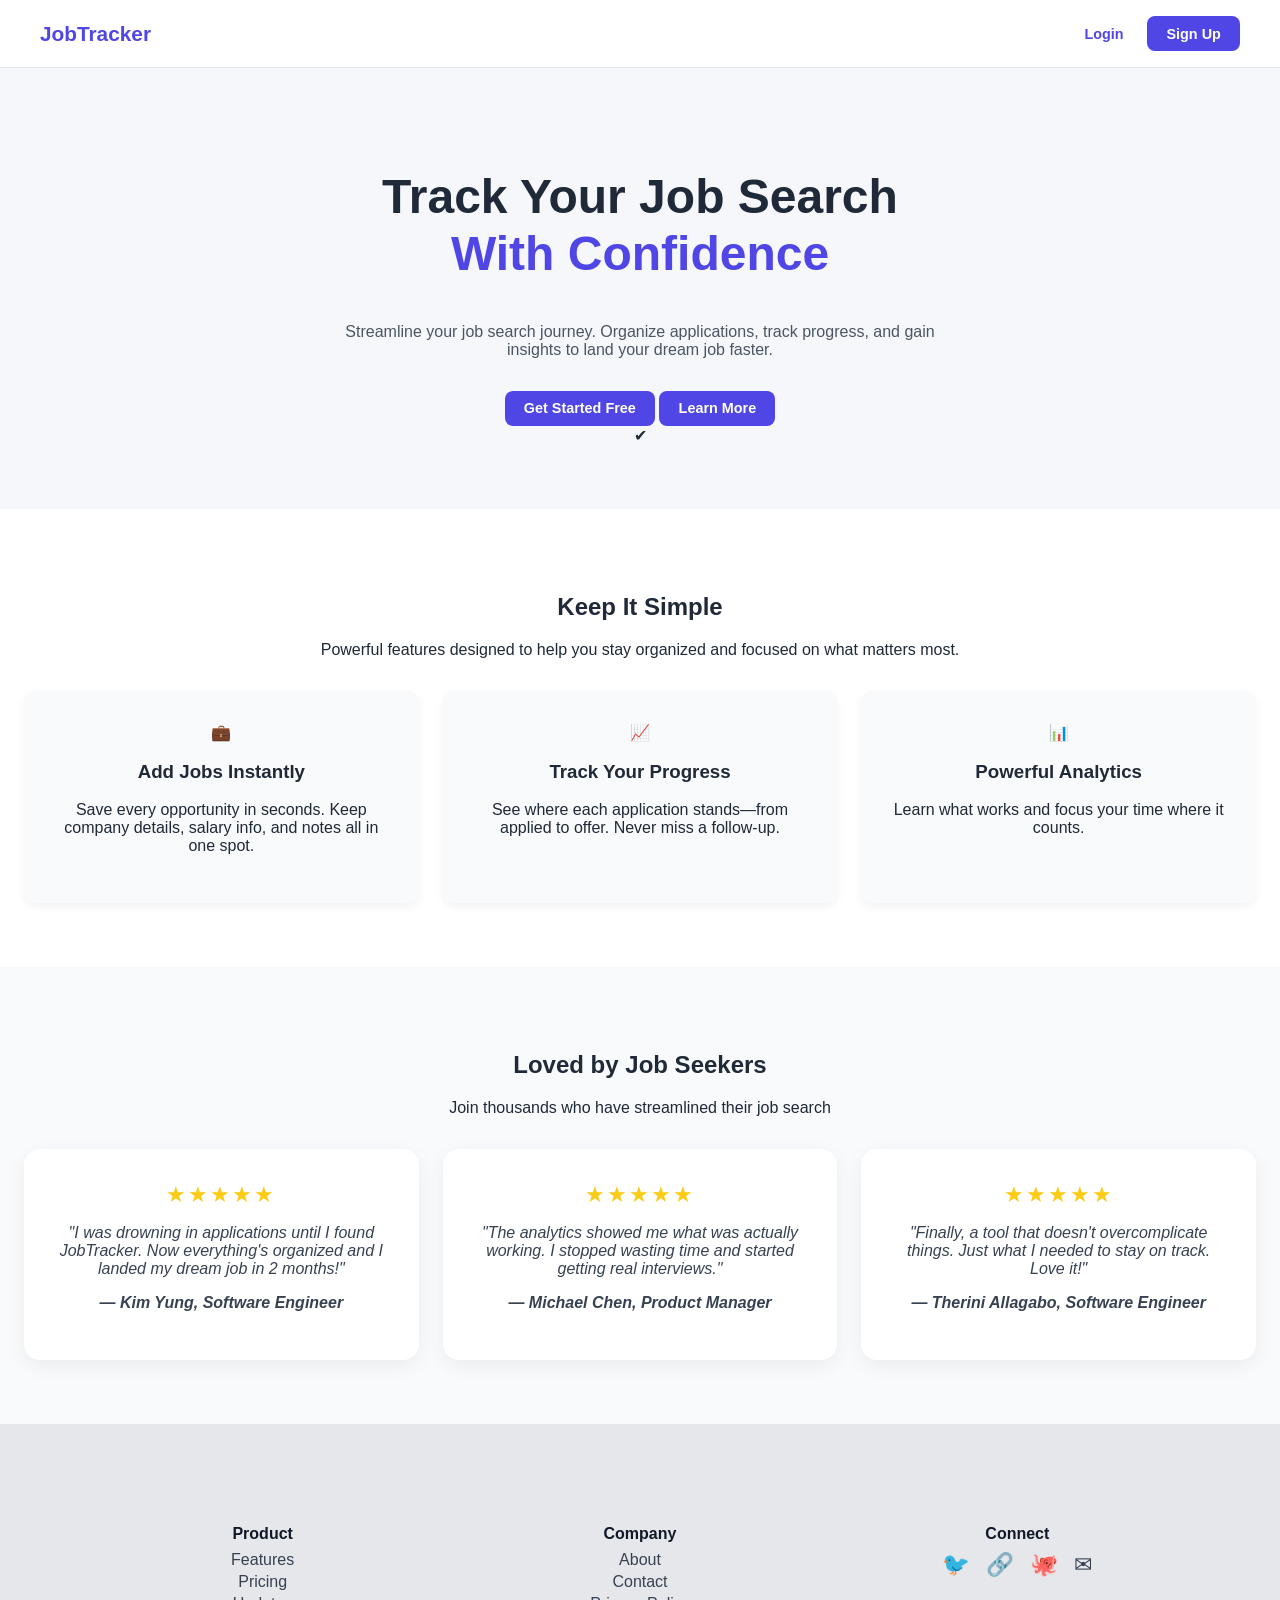
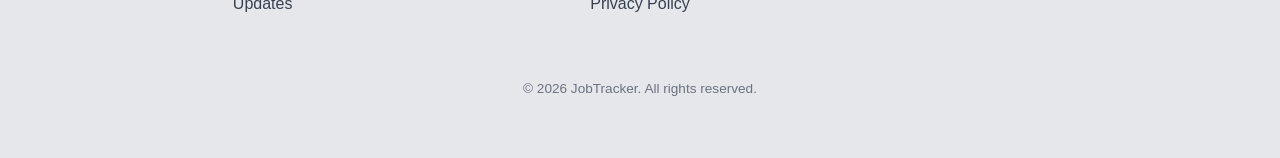
<file: index.html>
<!DOCTYPE html>
<html lang="en">
<head>
  <meta charset="UTF-8">
  <meta name="viewport" content="width=device-width, initial-scale=1.0">
  <title>JobTracker - Landing Page</title>
  <link rel="stylesheet" href="style.css">
</head>
<body>
  <!-- Navigation -->
  <nav class="nav">
    <div class="nav-container">
      <div class="logo">JobTracker</div>
      <div class="nav-buttons">
        <button id="loginBtn" class="btn ghost">Login</button>
        <button id="signupBtn" class="btn">Sign Up</button>
      </div>
    </div>
  </nav>

  <!-- Hero Section -->
  <section class="hero">
    <h1>Track Your Job Search<br><span class="highlight">With Confidence</span></h1>
    <p>Streamline your job search journey. Organize applications, track progress, and gain insights to land your dream job faster.</p>
    <div class="hero-buttons">
      <button id="getStartedBtn" class="btn primary-lg">Get Started Free</button>
      <button id="learnMoreBtn" class="btn outline-lg">Learn More</button>
    </div>
    <div class="hero-icon">✔</div>
  </section>

  <!-- Features Section -->
  <section id="features" class="features">
    <h2>Keep It Simple</h2>
    <p>Powerful features designed to help you stay organized and focused on what matters most.</p>
    <div class="features-grid">
      <div class="feature-card">
        <div class="icon">💼</div>
        <h3>Add Jobs Instantly</h3>
        <p>Save every opportunity in seconds. Keep company details, salary info, and notes all in one spot.</p>
      </div>
      <div class="feature-card">
        <div class="icon">📈</div>
        <h3>Track Your Progress</h3>
        <p>See where each application stands—from applied to offer. Never miss a follow-up.</p>
      </div>
      <div class="feature-card">
        <div class="icon">📊</div>
        <h3>Powerful Analytics</h3>
        <p>Learn what works and focus your time where it counts.</p>
      </div>
    </div>
  </section>

  <!-- Testimonials Section -->
  <section class="testimonials">
    <h2>Loved by Job Seekers</h2>
    <p>Join thousands who have streamlined their job search</p>
    <div class="testimonial-grid">
      <div class="testimonial-card">
	  <div class="stars">★★★★★</div>
        <p>"I was drowning in applications until I found JobTracker. Now everything's organized and I landed my dream job in 2 months!"</p>
        <p class="author">— Kim Yung, Software Engineer</p>
      </div>
      <div class="testimonial-card">
	  <div class="stars">★★★★★</div>

        <p>"The analytics showed me what was actually working. I stopped wasting time and started getting real interviews."</p>
        <p class="author">— Michael Chen, Product Manager</p>
      </div>
      <div class="testimonial-card">
	  <div class="stars">★★★★★</div>
        <p>"Finally, a tool that doesn't overcomplicate things. Just what I needed to stay on track. Love it!"</p>
        <p class="author">— Therini Allagabo, Software Engineer</p>
      </div>
    </div>
  </section>

  <!-- Footer -->
<footer class="footer">
  <div class="footer-grid">
    <!-- Brand -->

    <!-- Product Links -->
    <div>
      <h4>Product</h4>
      <ul>
        <li><a href="#features">Features</a></li>
        <li><a href="#">Pricing</a></li>
        <li><a href="#">Updates</a></li>
      </ul>
    </div>

    <!-- Company Links -->
    <div>
      <h4>Company</h4>
      <ul>
        <li><a href="#">About</a></li>
        <li><a href="#">Contact</a></li>
        <li><a href="#">Privacy Policy</a></li>
      </ul>
    </div>

    <!-- Social / Connect -->
    <div>
      <h4>Connect</h4>
      <div class="social-icons">
        <a href="#">🐦</a>
        <a href="#">🔗</a>
        <a href="#">🐙</a>
        <a href="#">✉</a>
      </div>
    </div>
  </div>

  <!-- Copyright -->
  <p>&copy; 2026 JobTracker. All rights reserved.</p>
</footer>
<!-- JS -->
  <script src="scripts.js"></script>
</body>
</html>
</file>
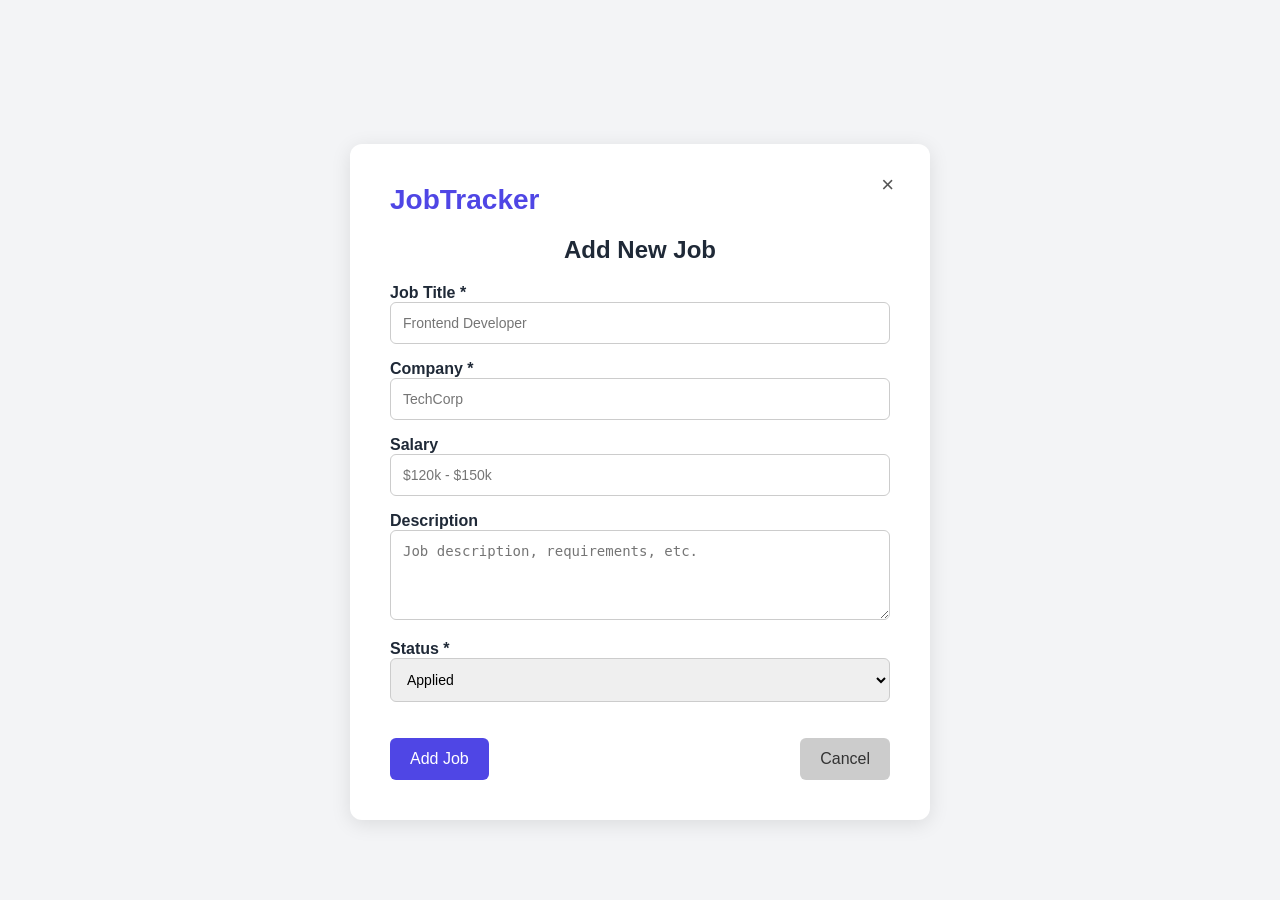
<file: addpage.html>
<!DOCTYPE html>
<html lang="el">
<head>
  <meta charset="UTF-8">
  <meta name="viewport" content="width=device-width, initial-scale=1.0">
  <title>Add Job - JobTracker</title>
  <link rel="stylesheet" href="style.css">
  <style>
    /* Βασικό style για Add Job */
    body {
      margin: 0;
      font-family: Arial, sans-serif;
      background-color: #f3f4f6;
      display: flex;
      justify-content: center;
      align-items: center;
      min-height: 100vh;
    }

    .container {
      background-color: #fff;
      padding: 40px;
      border-radius: 12px;
      box-shadow: 0 4px 20px rgba(0,0,0,0.1);
      width: 100%;
      max-width: 500px;
      text-align: center;
      position: relative;
    }

    /* Logo */
    .logo {
      font-size: 28px;
      font-weight: bold;
      margin-bottom: 20px;
    }

    /* Exit X */
    #exitBtn {
      position: absolute;
      top: 16px;
      right: 16px;
      background: transparent;
      border: none;
      font-size: 22px;
      cursor: pointer;
      color: #555;
    }

    #exitBtn:hover {
      color: #000;
    }

    form {
      display: flex;
      flex-direction: column;
      gap: 16px;
      text-align: left;
    }

    label {
      font-weight: bold;
      margin-bottom: 4px;
    }

    input[type="text"],
    input[type="number"],
    select,
    textarea {
      padding: 12px;
      border: 1px solid #ccc;
      border-radius: 6px;
      font-size: 14px;
      width: 100%;
      box-sizing: border-box;
    }

    textarea {
      resize: vertical;
    }

    .buttons {
      display: flex;
      justify-content: space-between;
      margin-top: 20px;
    }

    button {
      padding: 12px 20px;
      border-radius: 6px;
      border: none;
      font-size: 16px;
      cursor: pointer;
    }

    button.add {
      background-color: #4f46e5;
      color: #fff;
    }

    button.add:hover {
      background-color: #4338ca;
    }

    button.cancel {
      background-color: #ccc;
      color: #333;
    }

    button.cancel:hover {
      background-color: #aaa;
    }

  </style>
</head>
<body>

  <div class="container">
    <!-- Exit Button -->
    <button id="exitBtn">&times;</button>

    <!-- Logo -->
    <div class="logo">JobTracker</div>

    <!-- Form -->
    <h2>Add New Job</h2>
    <form id="addJobForm">
      <div>
        <label for="jobTitle">Job Title *</label>
        <input type="text" id="jobTitle" name="jobTitle" placeholder="Frontend Developer" required>
      </div>

      <div>
        <label for="company">Company *</label>
        <input type="text" id="company" name="company" placeholder="TechCorp" required>
      </div>

      <div>
        <label for="salary">Salary</label>
        <input type="text" id="salary" name="salary" placeholder="$120k - $150k">
      </div>

      <div>
        <label for="description">Description</label>
        <textarea id="description" name="description" rows="4" placeholder="Job description, requirements, etc."></textarea>
      </div>

      <div>
        <label for="status">Status *</label>
        <select id="status" name="status" required>
          <option value="wishlist">Wishlist</option>
          <option value="applied" selected>Applied</option>
          <option value="interview">Interview</option>
          <option value="offer">Offer</option>
          <option value="rejected">Rejected</option>
        </select>
      </div>

      <div class="buttons">
        <button type="submit" class="add">Add Job</button>
        <button type="button" class="cancel" id="cancelBtn">Cancel</button>
      </div>
    </form>
  </div>

  <!-- JS -->
  <script>
    // Όταν φορτώνει η σελίδα
    document.addEventListener("DOMContentLoaded", () => {
      const addJobForm = document.getElementById("addJobForm");
      const cancelBtn = document.getElementById("cancelBtn");
      const exitBtn = document.getElementById("exitBtn");

      if(addJobForm){
        addJobForm.addEventListener("submit", (e) => {
          e.preventDefault();
          alert("Job added successfully!");
          window.location.href = "dashboard.html"; // Επιστροφή στη dashboard
        });
      }

      if(cancelBtn){
        cancelBtn.addEventListener("click", () => {
          window.location.href = "dashboard.html";
        });
      }

      if(exitBtn){
        exitBtn.addEventListener("click", () => {
          window.location.href = "dashboard.html";
        });
      }
    });
  </script>

</body>
</html>
</file>
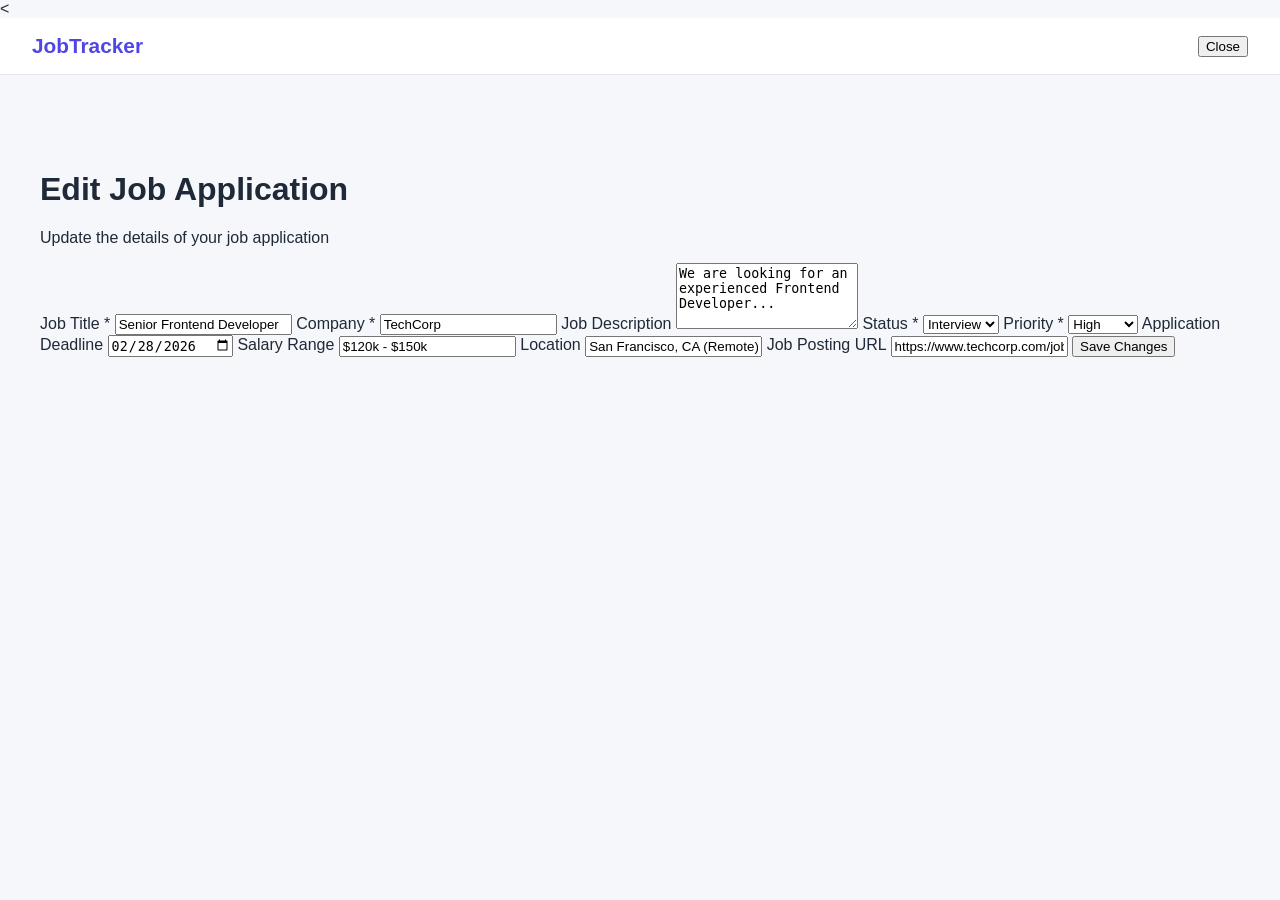
<file: editpage.html>
<!DOCTYPE html>
<<!DOCTYPE html>
<html lang="el">
<head>
<meta charset="UTF-8">
<title>Edit Job - Job Tracker</title>
<link rel="stylesheet" href="style.css">
</head>
<body>

<!-- Navigation -->
<nav class="navbar">
  <div class="logo">JobTracker</div>
  <button id="closeBtn">Close</button>
</nav>

<!-- Main Form -->
<div class="container">
  <h1>Edit Job Application</h1>
  <p>Update the details of your job application</p>

  <form id="editJobForm">
    <!-- Job Title -->
    <label for="title">Job Title *</label>
    <input type="text" id="title" name="title" value="Senior Frontend Developer" required>

    <!-- Company -->
    <label for="company">Company *</label>
    <input type="text" id="company" name="company" value="TechCorp" required>

    <!-- Description -->
    <label for="description">Job Description</label>
    <textarea id="description" name="description" rows="4">We are looking for an experienced Frontend Developer...</textarea>

    <!-- Status & Priority -->
    <label for="status">Status *</label>
    <select id="status" name="status" required>
      <option value="wishlist">Wishlist</option>
      <option value="applied">Applied</option>
      <option value="interview" selected>Interview</option>
      <option value="offer">Offer</option>
      <option value="rejected">Rejected</option>
    </select>

    <label for="priority">Priority *</label>
    <select id="priority" name="priority" required>
      <option value="low">Low</option>
      <option value="medium">Medium</option>
      <option value="high" selected>High</option>
    </select>

    <!-- Deadline & Salary -->
    <label for="deadline">Application Deadline</label>
    <input type="date" id="deadline" name="deadline" value="2026-02-28">

    <label for="salary">Salary Range</label>
    <input type="text" id="salary" name="salary" value="$120k - $150k">

    <!-- Location -->
    <label for="location">Location</label>
    <input type="text" id="location" name="location" value="San Francisco, CA (Remote)">

    <!-- URL -->
    <label for="url">Job Posting URL</label>
    <input type="url" id="url" name="url" value="https://www.techcorp.com/jobs/frontend-developer">

    <!-- Submit -->
    <button type="submit">Save Changes</button>
  </form>
</div>

<script src="scripts.js"></script>
</body>
</html>
</file>
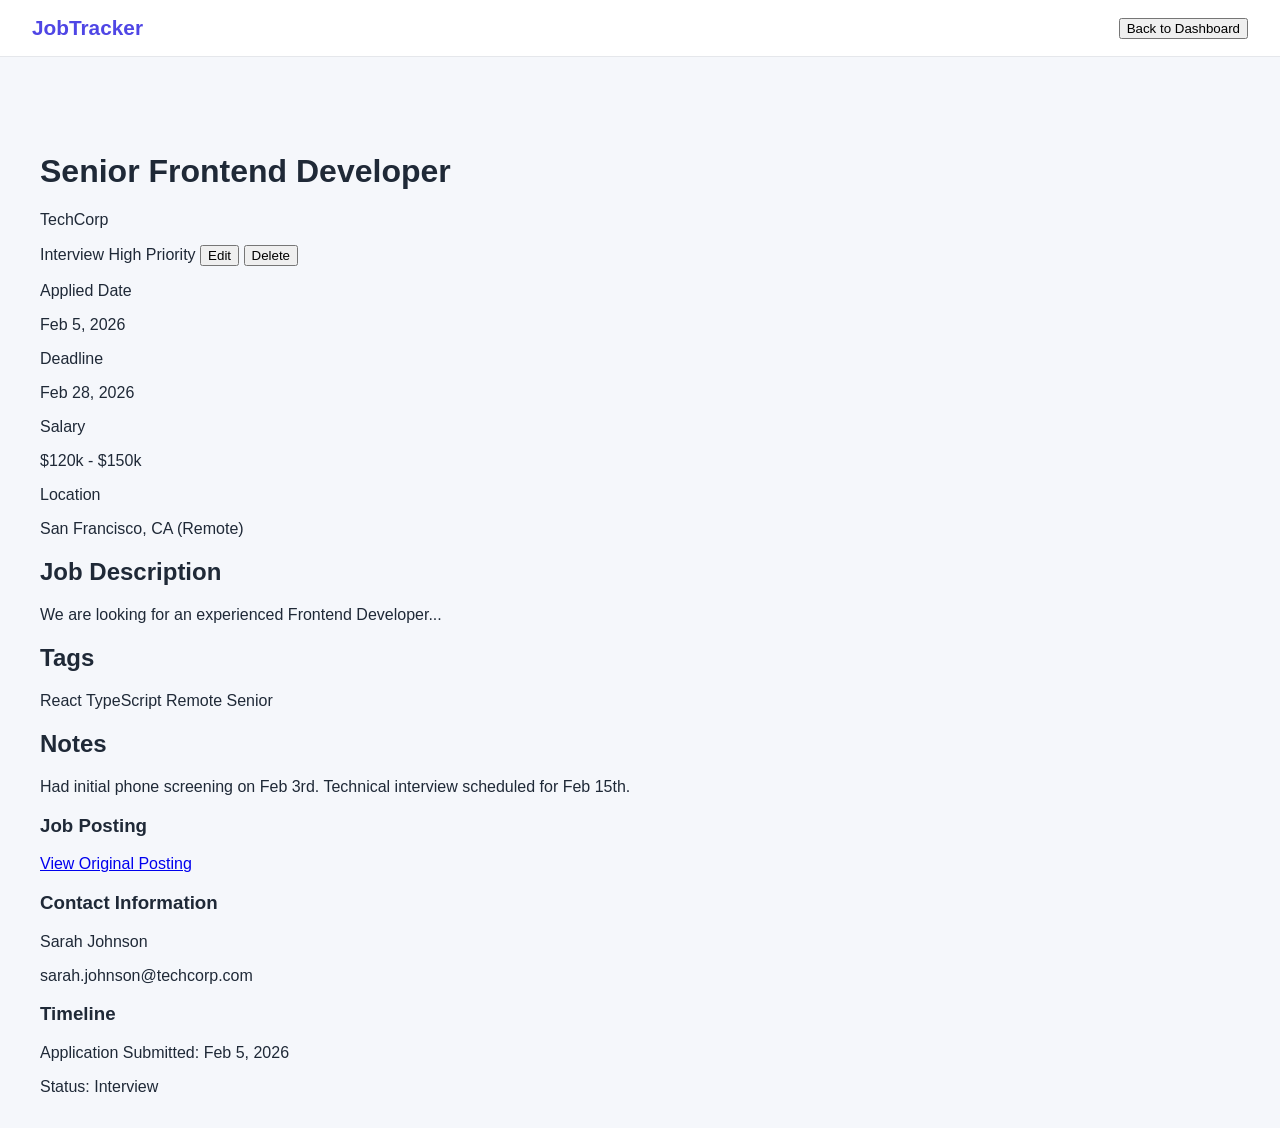
<file: jobdetaill.html>
<!DOCTYPE html>
<html lang="el">
<head>
<meta charset="UTF-8">
<title>Job Details - Job Tracker</title>
<link rel="stylesheet" href="style.css">
</head>
<body>

<!-- Navigation -->
<nav class="navbar">
  <div class="logo">JobTracker</div>
  <button id="backBtn">Back to Dashboard</button>
</nav>

<!-- Main Job Info -->
<div class="container">
  <div class="job-card">
    <div class="job-header">
      <h1 id="jobTitle">Senior Frontend Developer</h1>
      <p id="jobCompany">TechCorp</p>
      <span id="jobStatus">Interview</span>
      <span id="jobPriority">High Priority</span>
      <button id="editBtn">Edit</button>
      <button id="deleteBtn">Delete</button>
    </div>

    <!-- Quick Info Grid -->
    <div class="quick-info">
      <div>
        <p>Applied Date</p>
        <p id="appliedDate">Feb 5, 2026</p>
      </div>
      <div>
        <p>Deadline</p>
        <p id="deadline">Feb 28, 2026</p>
      </div>
      <div>
        <p>Salary</p>
        <p id="salary">$120k - $150k</p>
      </div>
      <div>
        <p>Location</p>
        <p id="location">San Francisco, CA (Remote)</p>
      </div>
    </div>

    <!-- Job Description -->
    <div class="job-description">
      <h2>Job Description</h2>
      <p id="jobDescription">
        We are looking for an experienced Frontend Developer...
      </p>
    </div>

    <!-- Tags -->
    <div class="job-tags">
      <h2>Tags</h2>
      <span class="tag">React</span>
      <span class="tag">TypeScript</span>
      <span class="tag">Remote</span>
      <span class="tag">Senior</span>
    </div>

    <!-- Notes -->
    <div class="job-notes">
      <h2>Notes</h2>
      <p id="jobNotes">
        Had initial phone screening on Feb 3rd. Technical interview scheduled for Feb 15th.
      </p>
    </div>

    <!-- Sidebar: Job URL & Contact Info -->
    <div class="sidebar">
      <div>
        <h3>Job Posting</h3>
        <a href="https://techcorp.com/careers/senior-frontend-dev" target="_blank">View Original Posting</a>
      </div>
      <div>
        <h3>Contact Information</h3>
        <p id="contactName">Sarah Johnson</p>
        <p id="contactEmail">sarah.johnson@techcorp.com</p>
      </div>
      <div>
        <h3>Timeline</h3>
        <p>Application Submitted: Feb 5, 2026</p>
        <p>Status: Interview</p>
      </div>
    </div>
  </div>
</div>

<script src="scripts.js"></script>
</body>
</html>
</file>
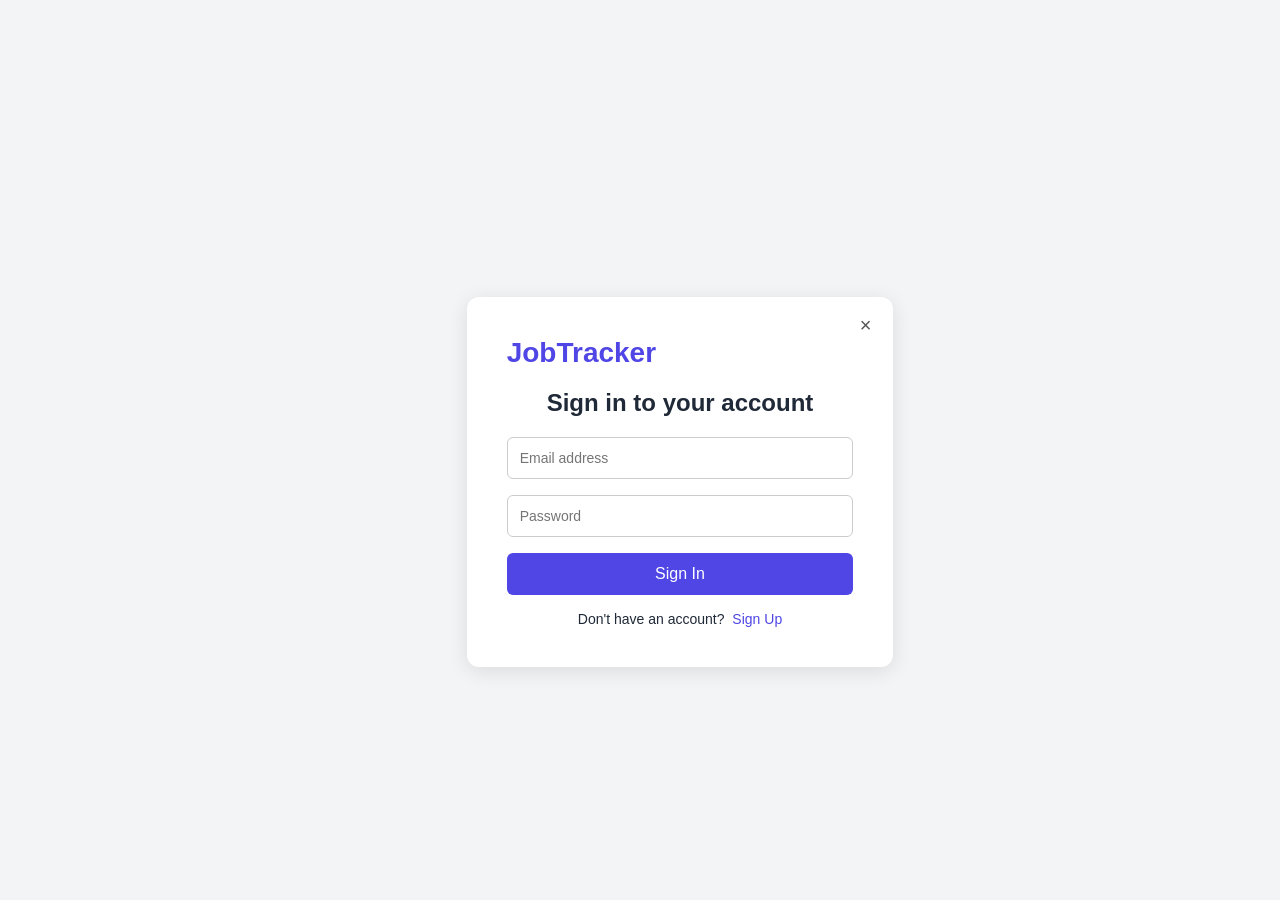
<file: loginpage.html>
<b<!DOCTYPE html>
<html lang="el">
<head>
  <meta charset="UTF-8">
  <meta name="viewport" content="width=device-width, initial-scale=1.0">
  <title>Sign In - JobTracker</title>
  <link rel="stylesheet" href="style.css">
  <style>
    /* Βασικό style για τη σελίδα sign-in */
    body {
      margin: 0;
      font-family: Arial, sans-serif;
      background-color: #f3f4f6;
      display: flex;
      justify-content: center;
      align-items: center;
      min-height: 100vh;
    }

    .container {
      background-color: #fff;
      padding: 40px;
      border-radius: 12px;
      box-shadow: 0 4px 20px rgba(0,0,0,0.1);
      width: 100%;
      max-width: 400px;
      position: relative;
      text-align: center;
    }

    /* Logo πάνω κέντρο */
    .logo {
      font-size: 28px;
      font-weight: bold;
      margin-bottom: 20px;
    }

    /* Exit X πάνω δεξιά */
    #exitBtn {
      position: absolute;
      top: 16px;
      right: 16px;
      background: transparent;
      border: none;
      font-size: 20px;
      cursor: pointer;
      color: #555;
    }

    #exitBtn:hover {
      color: #000;
    }

    form {
      display: flex;
      flex-direction: column;
      gap: 16px;
    }

    input[type="email"],
    input[type="password"] {
      padding: 12px;
      border: 1px solid #ccc;
      border-radius: 6px;
      font-size: 14px;
    }

    button[type="submit"] {
      padding: 12px;
      background-color: #4f46e5;
      color: #fff;
      border: none;
      border-radius: 6px;
      font-size: 16px;
      cursor: pointer;
    }

    button[type="submit"]:hover {
      background-color: #4338ca;
    }

    .links {
      font-size: 14px;
      margin-top: 8px;
    }

    .links a {
      color: #4f46e5;
      text-decoration: none;
      margin-left: 4px;
    }

    .links a:hover {
      text-decoration: underline;
    }
  </style>
</head>
<body>

  <div class="container">
    <!-- Exit Button -->
    <button id="exitBtn">&times;</button>

    <!-- Logo -->
    <div class="logo">JobTracker</div>

    <!-- Form -->
    <h2>Sign in to your account</h2>
    <form id="signinForm">
      <input type="email" id="email" placeholder="Email address" required>
      <input type="password" id="password" placeholder="Password" required>
      <button type="submit">Sign In</button>
    </form>

    <div class="links">
      <span>Don't have an account?</span>
      <a href="signup.html">Sign Up</a>
    </div>
  </div>

  <!-- JS -->
  <script src="scripts.js"></script>
</body>
</html>
</file>
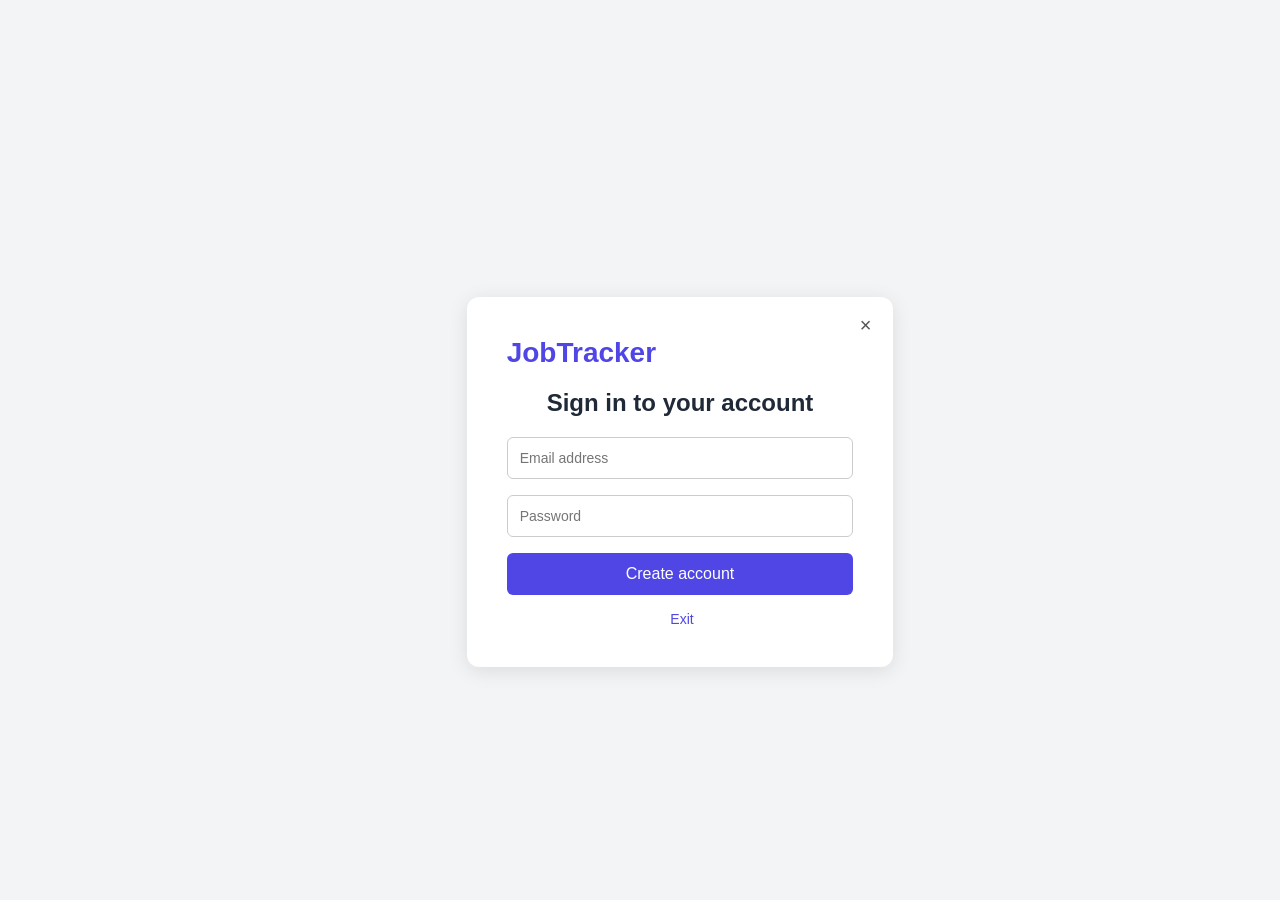
<file: signup.html>
<b<!DOCTYPE html>
<html lang="el">
<head>
  <meta charset="UTF-8">
  <meta name="viewport" content="width=device-width, initial-scale=1.0">
  <title>Sign In - JobTracker</title>
  <link rel="stylesheet" href="style.css">
  <style>
    /* Βασικό style για τη σελίδα sign-up */
    body {
      margin: 0;
      font-family: Arial, sans-serif;
      background-color: #f3f4f6;
      display: flex;
      justify-content: center;
      align-items: center;
      min-height: 100vh;
    }

    .container {
      background-color: #fff;
      padding: 40px;
      border-radius: 12px;
      box-shadow: 0 4px 20px rgba(0,0,0,0.1);
      width: 100%;
      max-width: 400px;
      position: relative;
      text-align: center;
    }

    /* Logo πάνω κέντρο */
    .logo {
      font-size: 28px;
      font-weight: bold;
      margin-bottom: 20px;
    }

    /* Exit X πάνω δεξιά */
    #exitBtn {
      position: absolute;
      top: 16px;
      right: 16px;
      background: transparent;
      border: none;
      font-size: 20px;
      cursor: pointer;
      color: #555;
    }

    #exitBtn:hover {
      color: #000;
    }

    form {
      display: flex;
      flex-direction: column;
      gap: 16px;
    }

    input[type="email"],
    input[type="password"] {
      padding: 12px;
      border: 1px solid #ccc;
      border-radius: 6px;
      font-size: 14px;
    }

    button[type="submit"] {
      padding: 12px;
      background-color: #4f46e5;
      color: #fff;
      border: none;
      border-radius: 6px;
      font-size: 16px;
      cursor: pointer;
    }

    button[type="submit"]:hover {
      background-color: #4338ca;
    }

    .links {
      font-size: 14px;
      margin-top: 8px;
    }

    .links a {
      color: #4f46e5;
      text-decoration: none;
      margin-left: 4px;
    }

    .links a:hover {
      text-decoration: underline;
    }
  </style>
</head>
<body>

  <div class="container">
    <!-- Exit Button -->
    <button id="ExitBtn">&times;</button>

    <!-- Logo -->
    <div class="logo">JobTracker</div>

    <!-- Form -->
    <h2>Sign in to your account</h2>
    <form id="signupForm">
      <input type="email" id="email" placeholder="Email address" required>
      <input type="password" id="password" placeholder="Password" required>
      <button type="submit">Create account</button>
    </form>

    <div class="links">
   
      <a href="index.html">Exit</a>
    </div>
  </div>

  <!-- JS -->
  <script src="scripts.js"></script>
</body>
</html>
</file>
<file: style.css>
/* ΣΒΗΣΕ το κόκκινο */
body {
  margin: 0;
  font-family: Arial, Helvetica, sans-serif;
  background: #f5f7fb;
  color: #1f2937;
}
.nav {
  position: fixed;
  top: 0;
  width: 100%;
  background: #ffffff;
  border-bottom: 1px solid #e5e7eb;
  z-index: 1000;
}

.nav-container {
  max-width: 1200px;
  margin: auto;
  padding: 1rem 1.5rem;
  display: flex;
  justify-content: space-between;
  align-items: center;
}

.logo {
  font-size: 1.3rem;
  font-weight: bold;
  color: #4f46e5;
}
.btn {
  padding: 0.6rem 1.2rem;
  border-radius: 8px;
  border: none;
  cursor: pointer;
  font-weight: 600;
  font-size: 0.9rem;
}

.btn.ghost {
  background: transparent;
  color: #4f46e5;
}

.btn {
  background: #4f46e5;
  color: white;
}

.btn:hover {
  opacity: 0.9;
}
.hero {
  padding: 8rem 1.5rem 4rem;
  max-width: 900px;
  margin: auto;
  text-align: center;
}

.hero h1 {
  font-size: 3rem;
  line-height: 1.2;
}

.highlight {
  color: #4f46e5;
}

.hero p {
  margin: 1rem auto 2rem;
  max-width: 600px;
  color: #4b5563;
}
.features {
  padding: 4rem 1.5rem;
  background: #ffffff;
  text-align: center;
}

.features-grid {
  display: grid;
  grid-template-columns: repeat(auto-fit, minmax(220px, 1fr));
  gap: 1.5rem;
  margin-top: 2rem;
}

.feature-card {
  padding: 2rem;
  background: #f9fafb;
  border-radius: 12px;
  box-shadow: 0 4px 10px rgba(0,0,0,0.05);
}
/* TESTIMONIALS */
.testimonials {
  padding: 4rem 1.5rem;
  background: #f9fafb;
  text-align: center;
}

.testimonial-grid {
  display: grid;
  grid-template-columns: repeat(auto-fit, minmax(260px, 1fr));
  gap: 1.5rem;
  margin-top: 2rem;
}

.testimonial-card {
  background: white;
  padding: 2rem;
  border-radius: 16px;
  box-shadow: 0 6px 20px rgba(0,0,0,0.06);
}

.stars {
  color: #facc15; /* χρυσό */
  font-size: 1.4rem;
  margin-bottom: 1rem;
  letter-spacing: 2px;
}

.testimonial-card p {
  color: #374151;
  font-style: italic;
}

.author {
  margin-top: 1rem;
  font-weight: bold;
  color: #111827;
}
/* ===== FOOTER ===== */
.footer {
  background: #e5e7eb; /* ανοιχτό γκρι φόντο */
  padding: 3rem 1rem;
  color: #1f2937; /* σκούρο γκρι κείμενο */
  text-align: center;
}

.footer-grid {
  max-width: 1100px;
  margin: 0 auto; /* κέντρο */
  display: grid;
  grid-template-columns: repeat(auto-fit, minmax(180px, 1fr));
  gap: 2rem;
  padding: 2rem 1rem;
}

.footer h4 {
  margin-bottom: 0.5rem;
  font-weight: 600;
  color: #111827;
}

.footer ul {
  list-style: none;
  padding: 0;
  margin: 0;
}

.footer ul li {
  margin-bottom: 0.25rem;
}

.footer a {
  color: #374151;
  text-decoration: none;
}

.footer a:hover {
  color: #ef4444; /* κόκκινο hover */
}

.social-icons {
  display: flex;
  justify-content: center;
  gap: 1rem;
  font-size: 1.4rem;
}

.footer p {
  margin-top: 2rem;
  font-size: 0.85rem;
  color: #6b7280;
}
/* Ολόκληρη σελίδα login */
.login-page {
  display: flex;
  flex-direction: column;
  align-items: center;
  justify-content: center;
  min-height: 100vh;
  background-color: #f0f0f0;
  position: relative;
}

/* Logo πάνω στο κέντρο */
.logo-container {
  position: absolute;
  top: 2rem;
  left: 50%;
  transform: translateX(-50%);
}

.logo {
  width: 120px; /* ή ότι μέγεθος θέλεις */
}

/* Login Card */
.login-card {
  background: #fff;
  padding: 2.5rem 2rem;
  border-radius: 12px;
  box-shadow: 0 4px 16px rgba(0,0,0,0.1);
  width: 100%;
  max-width: 400px;
  position: relative;
}

/* Exit Button πάνω δεξιά */
.exit-btn {
  position: absolute;
  top: 1rem;
  right: 1rem;
  background: transparent;
  border: none;
  font-size: 1.5rem;
  cursor: pointer;
  font-weight: bold;
  color: #333;
}

.exit-btn:hover {
  color: #ff0000;
}

/* Τίτλος */
.login-card h1 {
  text-align: center;
  margin-bottom: 2rem;
}

/* Form */
.login-card form {
  display: flex;
  flex-direction: column;
}

.login-card label {
  margin-bottom: 0.5rem;
  font-weight: 500;
}

.login-card input {
  margin-bottom: 1.5rem; /* απόσταση μεταξύ πεδίων */
  padding: 0.75rem;
  border-radius: 6px;
  border: 1px solid #ccc;
}

.login-card button[type="submit"] {
  padding: 0.75rem;
  background-color: #ff0000;
  color: #fff;
  border: none;
  border-radius: 6px;
  cursor: pointer;
  font-weight: bold;
}

.login-card button[type="submit"]:hover {
  background-color: #cc0000;
}
/* ===== DASHBOARD ===== */

.navbar {
  background: #ffffff;
  border-bottom: 1px solid #e5e7eb;
  padding: 1rem 2rem;
  display: flex;
  justify-content: space-between;
  align-items: center;
}

.nav-right {
  display: flex;
  align-items: center;
  gap: 1rem;
}

#logoutBtn {
  background: #ef4444;
  color: white;
  border: none;
  padding: 0.5rem 1rem;
  border-radius: 6px;
  cursor: pointer;
}

#logoutBtn:hover {
  opacity: 0.9;
}

.container {
  max-width: 1200px;
  margin: 6rem auto 2rem;
  padding: 0 1.5rem;
}

.dashboard-header h1 {
  margin-bottom: 0.5rem;
}

.dashboard-header p {
  color: #6b7280;
}

/* Stats cards */
.stats-cards {
  display: grid;
  grid-template-columns: repeat(auto-fit, minmax(180px, 1fr));
  gap: 1rem;
  margin: 2rem 0;
}

.card {
  background: white;
  padding: 1.5rem;
  border-radius: 12px;
  box-shadow: 0 4px 12px rgba(0,0,0,0.06);
}

.card p {
  color: #6b7280;
  margin-bottom: 0.5rem;
}

.card h2 {
  margin: 0;
  color: #4f46e5;
}

/* Charts */
.charts {
  display: flex;
  flex-wrap: wrap;          /* πάει κάτω αν δεν χωράει */
  gap: 20px;                /* κενά ανάμεσα στα charts */
  justify-content: center;  /* κεντράρει τα charts */
}

.charts canvas {
  max-width: 300px;         /* μέγιστο πλάτος */
  max-height: 200px;        /* μέγιστο ύψος */
  flex: 1 1 auto;           /* responsive */
}

/* Actions */
.actions {
  display: flex;
  gap: 1rem;
  margin-bottom: 1.5rem;
}

.actions input {
  flex: 1;
  padding: 0.6rem;
  border-radius: 6px;
  border: 1px solid #d1d5db;
}

.actions button {
  padding: 0.6rem 1rem;
  border-radius: 6px;
  border: none;
  background: #4f46e5;
  color: white;
  cursor: pointer;
}

.actions button:hover {
  opacity: 0.9;
}

/* Table */
.jobs-table table {
  width: 100%;
  border-collapse: collapse;
  background: white;
  border-radius: 12px;
  overflow: hidden;
  box-shadow: 0 4px 12px rgba(0,0,0,0.06);
}

.jobs-table th,
.jobs-table td {
  padding: 0.9rem;
  text-align: left;
}

.jobs-table thead {
  background: #f3f4f6;
}

.jobs-table tr {
  border-bottom: 1px solid #e5e7eb;
}
</file>
